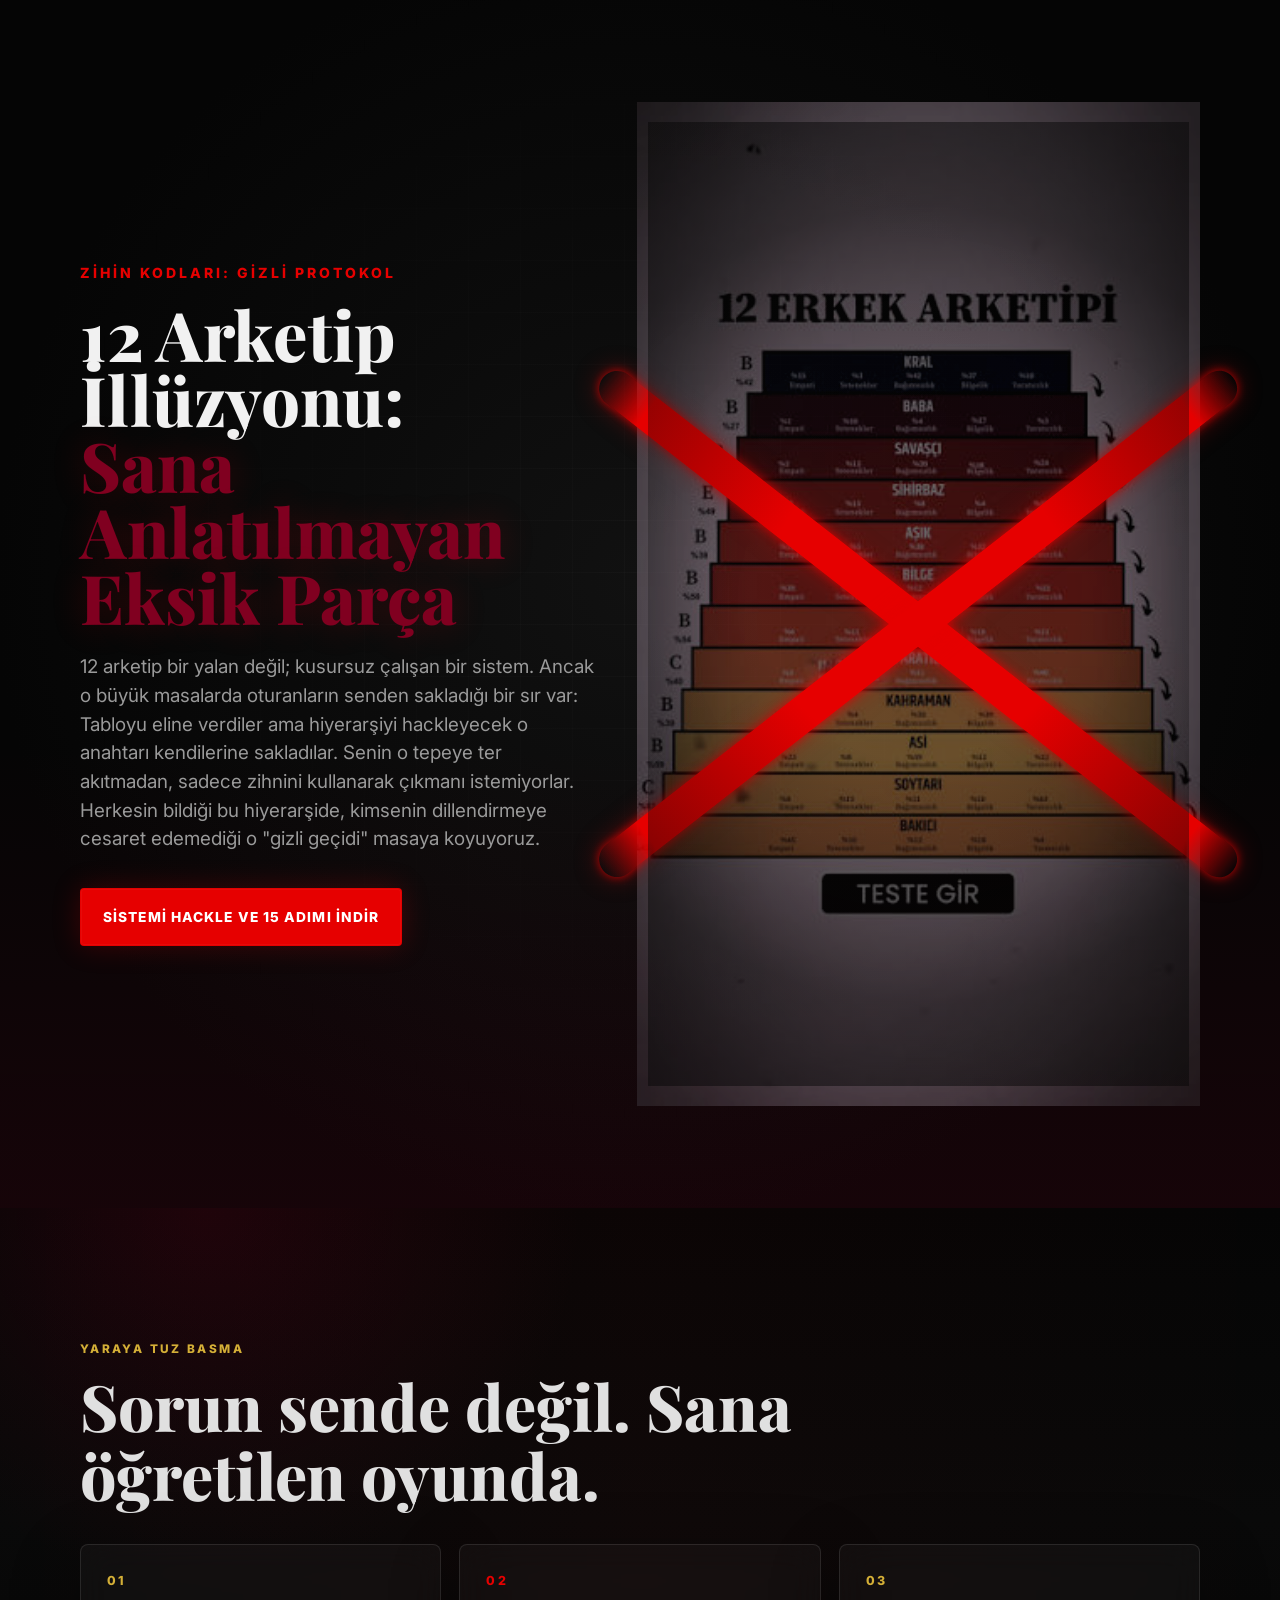
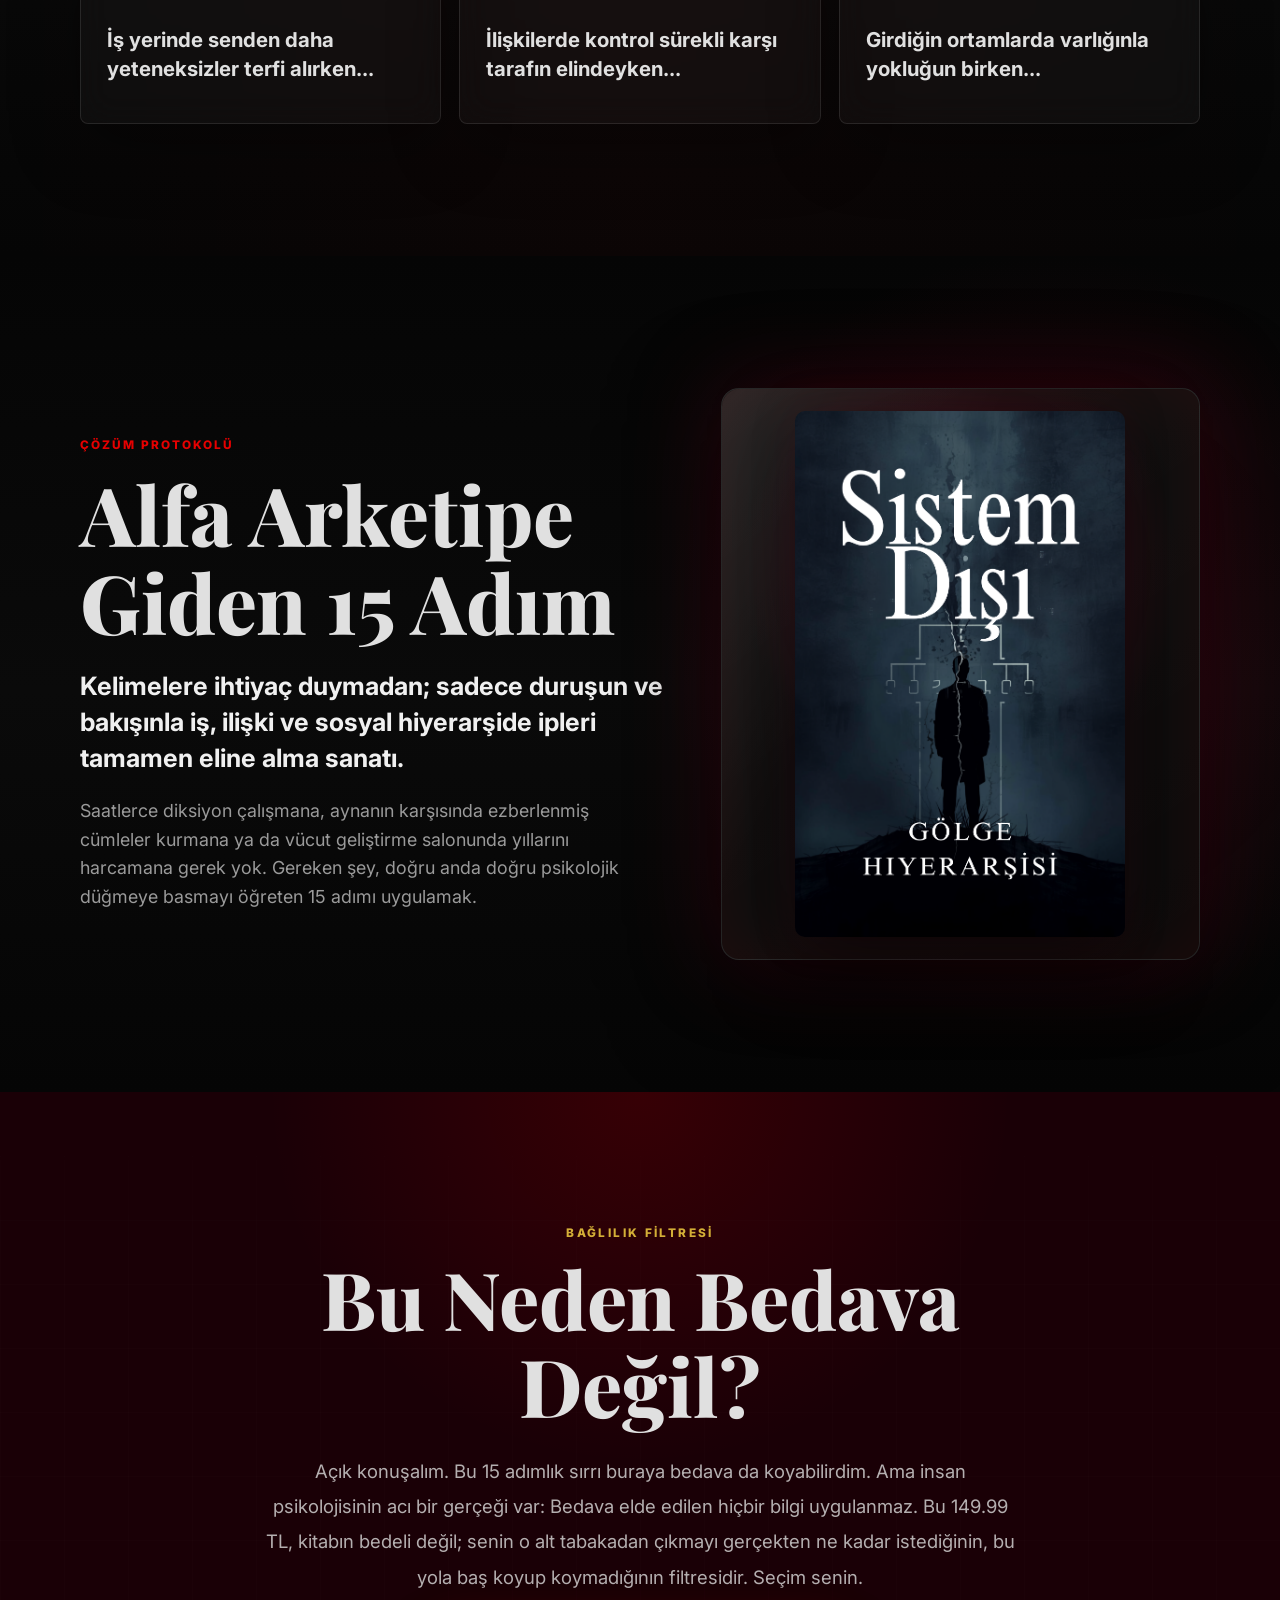
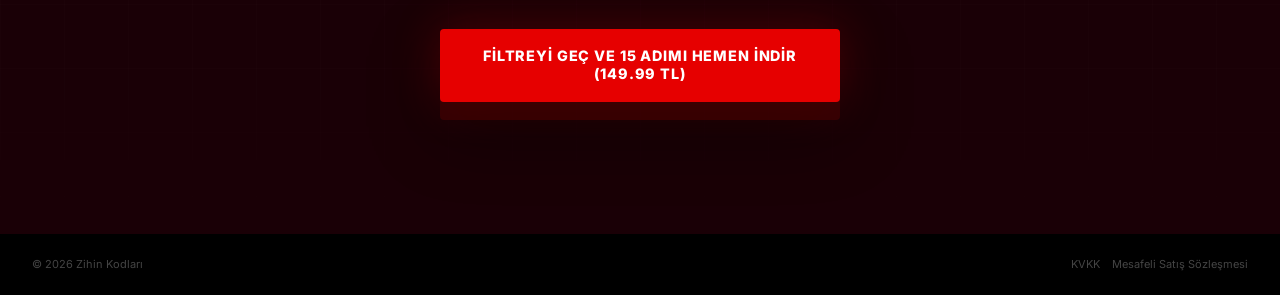
<file: index.html>
<!DOCTYPE html>
<html lang="tr">
<head>
  <meta charset="UTF-8">
  <meta name="viewport" content="width=device-width, initial-scale=1.0">
  <meta name="description" content="Zihin Kodları dijital e-kitap satış hunisi.">
  <title>Zihin Kodları | Dijital E-Kitap</title>
  <link rel="preconnect" href="https://fonts.googleapis.com">
  <link rel="preconnect" href="https://fonts.gstatic.com" crossorigin>
  <link href="https://fonts.googleapis.com/css2?family=Inter:wght@400;500;600;700;800&family=Playfair+Display:wght@600;700;800&display=swap" rel="stylesheet">
  <link rel="stylesheet" href="style.css">
</head>
<body>
  <main id="site-main">
    <section class="hero" aria-labelledby="hero-title">
      <div class="container hero-layout">
        <div class="hero-content">
          <p class="hero-kicker">ZİHİN KODLARI: GİZLİ PROTOKOL</p>
          <h1 id="hero-title">
            <span>12 Arketip İllüzyonu:</span>
            <span>Sana Anlatılmayan Eksik Parça</span>
          </h1>
          <p class="hero-copy">12 arketip bir yalan değil; kusursuz çalışan bir sistem. Ancak o büyük masalarda oturanların senden sakladığı bir sır var: Tabloyu eline verdiler ama hiyerarşiyi hackleyecek o anahtarı kendilerine sakladılar. Senin o tepeye ter akıtmadan, sadece zihnini kullanarak çıkmanı istemiyorlar. Herkesin bildiği bu hiyerarşide, kimsenin dillendirmeye cesaret edemediği o "gizli geçidi" masaya koyuyoruz.</p>
          <a class="hero-cta" href="#odeme">SİSTEMİ HACKLE VE 15 ADIMI İNDİR</a>
        </div>

        <div class="hero-visual" aria-hidden="true">
          <img class="hero-triangle-image" src="arketip.jpg" alt="">
          <span class="neon-cross neon-cross-one"></span>
          <span class="neon-cross neon-cross-two"></span>
        </div>
      </div>
    </section>

    <section class="agitation" aria-labelledby="agitation-title">
      <div class="container">
        <div class="agitation-heading">
          <p class="section-kicker">Yaraya Tuz Basma</p>
          <h2 id="agitation-title">Sorun sende değil. Sana öğretilen oyunda.</h2>
        </div>

        <div class="agitation-grid">
          <article class="agitation-card">
            <span class="card-number">01</span>
            <p>İş yerinde senden daha yeteneksizler terfi alırken...</p>
          </article>
          <article class="agitation-card">
            <span class="card-number">02</span>
            <p>İlişkilerde kontrol sürekli karşı tarafın elindeyken...</p>
          </article>
          <article class="agitation-card">
            <span class="card-number">03</span>
            <p>Girdiğin ortamlarda varlığınla yokluğun birken...</p>
          </article>
        </div>
      </div>
    </section>

    <section class="solution" aria-labelledby="solution-title">
      <div class="container solution-layout">
        <div class="solution-content">
          <p class="solution-kicker">ÇÖZÜM PROTOKOLÜ</p>
          <h2 id="solution-title">Alfa Arketipe Giden 15 Adım</h2>
          <p class="solution-promise">Kelimelere ihtiyaç duymadan; sadece duruşun ve bakışınla iş, ilişki ve sosyal hiyerarşide ipleri tamamen eline alma sanatı.</p>
          <p class="solution-copy">Saatlerce diksiyon çalışmana, aynanın karşısında ezberlenmiş cümleler kurmana ya da vücut geliştirme salonunda yıllarını harcamana gerek yok. Gereken şey, doğru anda doğru psikolojik düğmeye basmayı öğreten 15 adımı uygulamak.</p>
        </div>

        <div class="book-mockup-container">
          <img src="kitap-kapagi.png" alt="Sistem Dışı Gölge Hiyerarşisi kitap kapağı" class="book-cover">
        </div>
      </div>
    </section>

    <section class="commitment" id="odeme" aria-labelledby="commitment-title">
      <div class="container commitment-inner">
        <p class="section-kicker">Bağlılık Filtresi</p>
        <h2 id="commitment-title">Bu Neden Bedava Değil?</h2>
        <p>Açık konuşalım. Bu 15 adımlık sırrı buraya bedava da koyabilirdim. Ama insan psikolojisinin acı bir gerçeği var: Bedava elde edilen hiçbir bilgi uygulanmaz. Bu 149.99 TL, kitabın bedeli değil; senin o alt tabakadan çıkmayı gerçekten ne kadar istediğinin, bu yola baş koyup koymadığının filtresidir. Seçim senin.</p>
        <a class="checkout-cta" href="https://www.shopier.com/zihinnkodlari/48454386" target="_blank" rel="noopener noreferrer">FİLTREYİ GEÇ VE 15 ADIMI HEMEN İNDİR (149.99 TL)</a>
      </div>
    </section>
  </main>

  <footer class="site-footer">
    <p>© 2026 Zihin Kodları</p>
    <div class="footer-links" aria-label="Yasal bağlantılar">
      <a href="#kvkk">KVKK</a>
      <a href="#mesafeli-satis">Mesafeli Satış Sözleşmesi</a>
    </div>
  </footer>
</body>
</html>
</file>
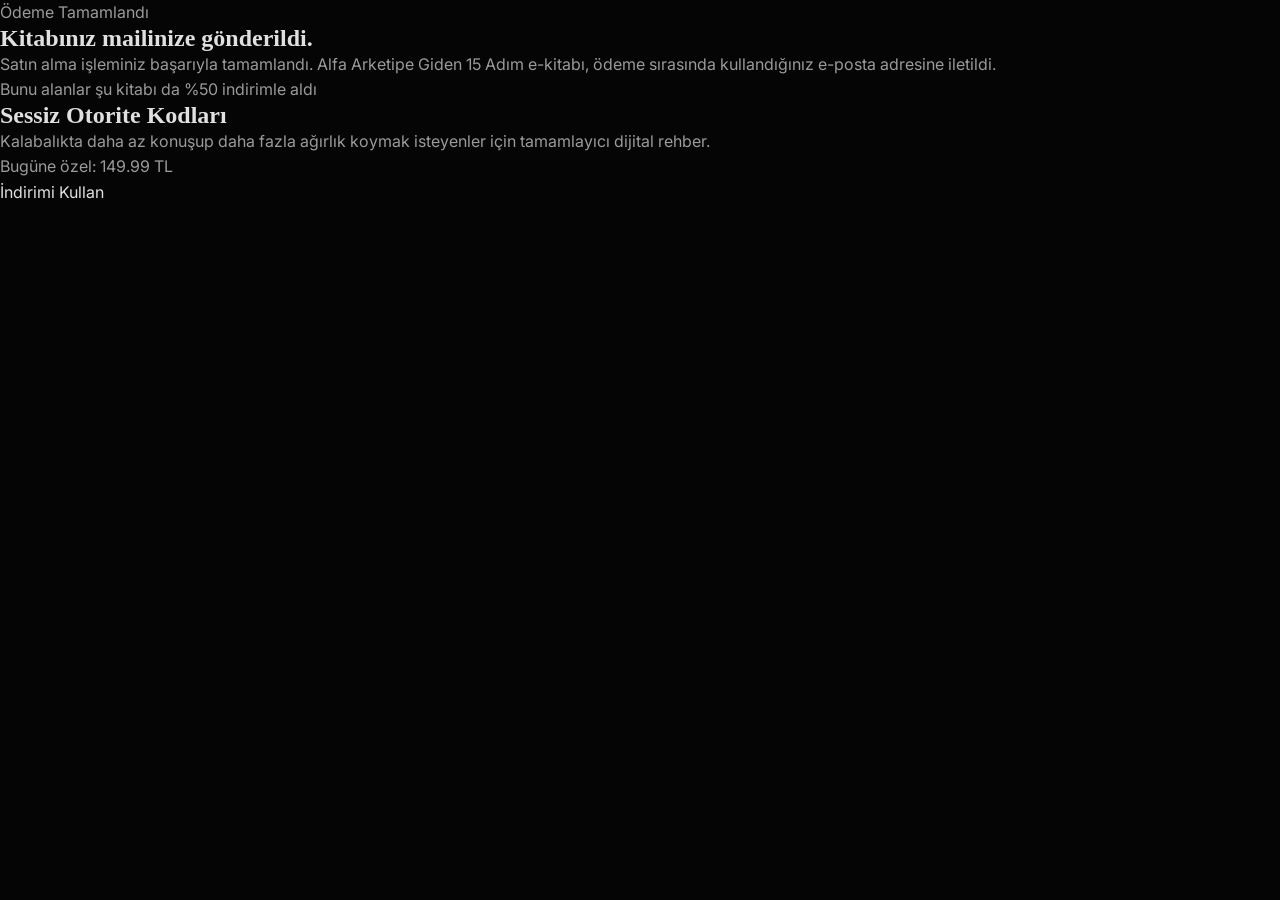
<file: tesekkurler.html>
<!DOCTYPE html>
<html lang="tr">
<head>
  <meta charset="UTF-8">
  <meta name="viewport" content="width=device-width, initial-scale=1.0">
  <meta name="description" content="Zihin Kodları ödeme sonrası teşekkür sayfası.">
  <title>Teşekkürler | Zihin Kodları</title>
  <link rel="preconnect" href="https://fonts.googleapis.com">
  <link rel="preconnect" href="https://fonts.gstatic.com" crossorigin>
  <link href="https://fonts.googleapis.com/css2?family=Inter:wght@400;500;600;700;800&display=swap" rel="stylesheet">
  <link rel="stylesheet" href="style.css">
</head>
<body class="thank-you-page">
  <main class="thank-you-main">
    <section class="section-inner thank-you-panel" aria-labelledby="thanks-title">
      <p class="eyebrow">Ödeme Tamamlandı</p>
      <h1 id="thanks-title">Kitabınız mailinize gönderildi.</h1>
      <p>Satın alma işleminiz başarıyla tamamlandı. Alfa Arketipe Giden 15 Adım e-kitabı, ödeme sırasında kullandığınız e-posta adresine iletildi.</p>
    </section>

    <section class="section-inner upsell" aria-labelledby="upsell-title">
      <div>
        <p class="upsell-label">Bunu alanlar şu kitabı da %50 indirimle aldı</p>
        <h2 id="upsell-title">Sessiz Otorite Kodları</h2>
        <p>Kalabalıkta daha az konuşup daha fazla ağırlık koymak isteyenler için tamamlayıcı dijital rehber.</p>
        <p class="upsell-price">Bugüne özel: 149.99 TL</p>
      </div>
      <a class="button checkout-button" href="https://www.shopier.com/zihinnkodlari/48454386" target="_blank" rel="noopener noreferrer">İndirimi Kullan</a>
    </section>
  </main>
</body>
</html>
</file>
<file: style.css>
:root {
  --color-bg: #050505;
  --color-surface: #111111;
  --color-burgundy: #800020;
  --color-red: #e60000;
  --color-text: #e0e0e0;
  --color-muted: #9a9a9a;
  --color-line: rgba(224, 224, 224, 0.12);
  --color-line-strong: rgba(230, 0, 0, 0.35);

  --font-heading: "Playfair Display", Georgia, serif;
  --font-body: "Inter", Arial, sans-serif;

  --container-width: 1120px;
  --container-padding: 20px;
  --section-padding: clamp(72px, 12vw, 132px);

  --radius-sm: 4px;
  --radius-md: 8px;
  --shadow-deep: 0 28px 90px rgba(0, 0, 0, 0.52);
}

*,
*::before,
*::after {
  box-sizing: border-box;
}

html {
  min-height: 100%;
  scroll-behavior: smooth;
  text-size-adjust: 100%;
  -webkit-text-size-adjust: 100%;
}

body {
  min-height: 100%;
  margin: 0;
  background: var(--color-bg);
  color: var(--color-text);
  font-family: var(--font-body);
  font-size: 16px;
  line-height: 1.6;
  text-rendering: optimizeLegibility;
  -webkit-font-smoothing: antialiased;
  -moz-osx-font-smoothing: grayscale;
}

body::selection {
  background: var(--color-burgundy);
  color: var(--color-text);
}

img,
picture,
svg,
video,
canvas {
  display: block;
  max-width: 100%;
}

button,
input,
textarea,
select {
  font: inherit;
}

button {
  cursor: pointer;
}

a {
  color: inherit;
  text-decoration: none;
}

p,
h1,
h2,
h3,
h4,
h5,
h6 {
  margin: 0;
  overflow-wrap: anywhere;
}

h1,
h2,
h3,
h4,
h5,
h6 {
  font-family: var(--font-heading);
  font-weight: 800;
  line-height: 1.08;
  letter-spacing: 0;
}

p {
  color: var(--color-muted);
}

ul,
ol {
  margin: 0;
  padding: 0;
  list-style: none;
}

#site-main {
  min-height: 100svh;
}

.hero {
  position: relative;
  display: grid;
  align-items: center;
  min-height: 100svh;
  overflow: hidden;
  padding-block: clamp(56px, 8vw, 104px);
  background:
    radial-gradient(circle at 50% 48%, var(--color-surface) 0%, #0b0b0b 34%, var(--color-bg) 72%),
    var(--color-bg);
  isolation: isolate;
}

.hero::before {
  content: "";
  position: absolute;
  inset: 0;
  z-index: -2;
  background:
    linear-gradient(rgba(224, 224, 224, 0.025) 1px, transparent 1px),
    linear-gradient(90deg, rgba(224, 224, 224, 0.025) 1px, transparent 1px);
  background-size: 52px 52px;
  mask-image: radial-gradient(circle at 50% 45%, black, transparent 68%);
}

.hero::after {
  content: "";
  position: absolute;
  inset: auto 0 0;
  height: 38%;
  z-index: -1;
  background: linear-gradient(180deg, transparent, rgba(128, 0, 32, 0.14));
  pointer-events: none;
}

.hero-layout {
  position: relative;
  z-index: 2;
  display: grid;
  grid-template-columns: minmax(0, 1fr);
  gap: clamp(3rem, 8vw, 7rem);
  width: min(100% - calc(var(--container-padding) * 2), 1440px);
  min-height: calc(100svh - clamp(112px, 16vw, 208px));
  align-items: center;
  justify-items: start;
}

.hero-content {
  display: flex;
  width: 100%;
  max-width: 680px;
  flex-direction: column;
  align-items: flex-start;
}

.hero-kicker {
  margin-bottom: 16px;
  color: var(--color-red);
  font-size: 14px;
  font-weight: 800;
  letter-spacing: 3px;
  text-transform: uppercase;
}

.hero h1 {
  max-width: 680px;
  color: var(--color-text);
  font-size: clamp(2.55rem, 5.35vw, 5rem);
  line-height: 0.96;
}

.hero h1 span {
  display: block;
  overflow-wrap: normal;
  word-break: keep-all;
}

.hero h1 span:first-child {
  color: #f1f1f1;
}

.hero h1 span:last-child {
  color: var(--color-burgundy);
  text-shadow: 0 0 34px rgba(230, 0, 0, 0.22);
}

.hero-copy {
  max-width: 610px;
  margin-top: 24px;
  color: var(--color-muted);
  font-size: clamp(1rem, 3.6vw, 1.18rem);
  line-height: 1.52;
}

.hero-cta {
  display: inline-flex;
  align-items: center;
  justify-content: center;
  width: 100%;
  min-height: 58px;
  margin-top: 34px;
  padding: 16px 22px;
  border: 1px solid rgba(230, 0, 0, 0.72);
  border-radius: var(--radius-sm);
  background: var(--color-red);
  color: #ffffff;
  box-shadow:
    0 0 0 1px rgba(255, 255, 255, 0.04) inset,
    0 0 28px rgba(230, 0, 0, 0.22);
  font-size: 0.86rem;
  font-weight: 800;
  letter-spacing: 0.08em;
  text-align: center;
  text-transform: uppercase;
  transition: box-shadow 180ms ease, transform 180ms ease, background-color 180ms ease;
}

.hero-cta:hover,
.hero-cta:focus-visible {
  animation: pulse 900ms ease-in-out infinite;
  background: #ff1010;
  box-shadow:
    0 0 0 1px rgba(255, 255, 255, 0.08) inset,
    0 0 22px rgba(230, 0, 0, 0.62),
    0 0 68px rgba(230, 0, 0, 0.32);
  outline: none;
  transform: translateY(-2px);
}

.hero-visual {
  position: relative;
  display: grid;
  place-items: center;
  width: min(100%, 600px);
  aspect-ratio: 1 / 1;
  justify-self: center;
  overflow: visible;
}

.hero-triangle-image {
  width: 100%;
  height: 100%;
  object-fit: contain;
  opacity: 0.58;
  filter: brightness(0.7) contrast(1.14) saturate(0.78);
  mix-blend-mode: screen;
}

.hero-visual::after {
  content: "";
  position: absolute;
  inset: 2%;
  background: radial-gradient(circle at 50% 50%, transparent 28%, rgba(5, 5, 5, 0.48) 72%);
  pointer-events: none;
}

.neon-cross {
  position: absolute;
  left: 50%;
  top: 52%;
  width: 142%;
  height: clamp(22px, 4vw, 36px);
  border-radius: 999px;
  background: linear-gradient(90deg, transparent, var(--color-red) 7% 93%, transparent);
  box-shadow:
    0 0 10px rgba(230, 0, 0, 0.78),
    0 0 26px rgba(230, 0, 0, 0.34);
  transform-origin: center;
}

.neon-cross-one {
  transform: translate(-50%, -50%) rotate(38deg);
}

.neon-cross-two {
  transform: translate(-50%, -50%) rotate(-38deg);
}

.agitation {
  position: relative;
  overflow: hidden;
  padding-block: var(--section-padding);
  background:
    radial-gradient(circle at 16% 0%, rgba(128, 0, 32, 0.2), transparent 30%),
    linear-gradient(180deg, var(--color-bg), #090909 48%, var(--color-bg));
}

.agitation::before {
  content: "";
  position: absolute;
  inset: 0;
  background: linear-gradient(90deg, transparent, rgba(230, 0, 0, 0.05), transparent);
  opacity: 0.58;
  pointer-events: none;
}

.agitation-heading {
  position: relative;
  z-index: 1;
  max-width: 720px;
  margin-bottom: 34px;
}

.section-kicker {
  margin-bottom: 12px;
  color: #d4af37;
  font-size: 0.74rem;
  font-weight: 800;
  letter-spacing: 0.2em;
  text-transform: uppercase;
}

.agitation h2 {
  color: var(--color-text);
  font-size: clamp(2rem, 8vw, 4rem);
}

.agitation-grid {
  position: relative;
  z-index: 1;
  display: grid;
  gap: 18px;
}

.agitation-card {
  min-height: 180px;
  padding: 26px;
  border: 1px solid rgba(255, 255, 255, 0.1);
  border-radius: var(--radius-md);
  background: rgba(255, 255, 255, 0.03);
  box-shadow: 0 22px 70px rgba(0, 0, 0, 0.32);
  backdrop-filter: blur(16px);
  -webkit-backdrop-filter: blur(16px);
  transition: transform 180ms ease, border-color 180ms ease, box-shadow 180ms ease, background-color 180ms ease;
}

.agitation-card:hover,
.agitation-card:focus-within {
  border-color: rgba(128, 0, 32, 0.72);
  background: rgba(255, 255, 255, 0.045);
  box-shadow:
    0 24px 80px rgba(0, 0, 0, 0.38),
    0 0 34px rgba(128, 0, 32, 0.16);
  transform: translateY(-5px);
}

.card-number {
  display: block;
  margin-bottom: 34px;
  color: #d4af37;
  font-size: 0.78rem;
  font-weight: 800;
  letter-spacing: 0.18em;
}

.agitation-card:nth-child(even) .card-number {
  color: var(--color-red);
}

.agitation-card p {
  color: var(--color-text);
  font-size: clamp(1.06rem, 4vw, 1.28rem);
  font-weight: 700;
  line-height: 1.42;
}

.solution {
  position: relative;
  overflow: hidden;
  padding-block: var(--section-padding);
  background:
    radial-gradient(circle at 82% 46%, rgba(128, 0, 32, 0.22), transparent 34%),
    linear-gradient(180deg, #050505 0%, #0a0a0a 52%, #050505 100%);
}

.solution-layout {
  display: grid;
  gap: 42px;
  align-items: center;
}

.solution-content {
  max-width: 680px;
}

.solution-kicker {
  margin-bottom: 14px;
  color: var(--color-red);
  font-size: 0.74rem;
  font-weight: 800;
  letter-spacing: 2px;
  text-transform: uppercase;
}

.solution h2 {
  color: var(--color-text);
  font-size: clamp(2.35rem, 10vw, 5.1rem);
}

.solution-promise {
  margin-top: 24px;
  color: #f0f0f0;
  font-size: clamp(1.16rem, 4.8vw, 1.58rem);
  font-weight: 700;
  line-height: 1.42;
}

.solution-copy {
  max-width: 620px;
  margin-top: 20px;
  color: var(--color-muted);
  font-size: clamp(1rem, 3.6vw, 1.12rem);
}

.book-mockup-container {
  position: relative;
  display: grid;
  place-items: center;
  min-height: 420px;
  padding: 22px;
  border: 1px solid rgba(255, 255, 255, 0.1);
  border-radius: 18px;
  background:
    linear-gradient(145deg, rgba(255, 255, 255, 0.045), rgba(255, 255, 255, 0.01)),
    radial-gradient(circle at 50% 32%, rgba(128, 0, 32, 0.44), transparent 48%),
    #090909;
  box-shadow:
    0 32px 110px rgba(0, 0, 0, 0.52),
    0 0 90px rgba(128, 0, 32, 0.34),
    inset 0 0 70px rgba(230, 0, 0, 0.08);
  isolation: isolate;
}

.book-mockup-container::before {
  content: "";
  position: absolute;
  inset: 18%;
  border: 1px solid rgba(212, 175, 55, 0.16);
  border-radius: 14px;
  background: linear-gradient(135deg, rgba(128, 0, 32, 0.2), rgba(5, 5, 5, 0.38));
  box-shadow: inset 0 0 48px rgba(0, 0, 0, 0.48);
}

.book-mockup-container::after {
  content: "";
  position: absolute;
  inset: 0;
  border-radius: inherit;
  background: linear-gradient(120deg, rgba(255, 255, 255, 0.09), transparent 36%);
  pointer-events: none;
}

.book-cover {
  position: relative;
  z-index: 1;
  width: min(100%, 330px);
  max-height: 560px;
  object-fit: contain;
  border-radius: 10px;
  box-shadow:
    0 28px 80px rgba(0, 0, 0, 0.52),
    0 0 46px rgba(128, 0, 32, 0.18);
}

.commitment {
  position: relative;
  overflow: hidden;
  padding-block: var(--section-padding);
  background:
    radial-gradient(circle at 50% 0%, rgba(230, 0, 0, 0.14), transparent 38%),
    #1a0006;
}

.commitment::before {
  content: "";
  position: absolute;
  inset: 0;
  background:
    linear-gradient(rgba(255, 255, 255, 0.025) 1px, transparent 1px),
    linear-gradient(90deg, rgba(255, 255, 255, 0.025) 1px, transparent 1px);
  background-size: 64px 64px;
  opacity: 0.42;
  mask-image: linear-gradient(180deg, transparent, black 22%, black 76%, transparent);
  pointer-events: none;
}

.commitment-inner {
  position: relative;
  z-index: 1;
  max-width: 820px;
  text-align: center;
}

.commitment .section-kicker {
  color: #d4af37;
}

.commitment h2 {
  color: var(--color-text);
  font-size: clamp(2.4rem, 10vw, 5rem);
}

.commitment p:not(.section-kicker) {
  max-width: 760px;
  margin: 26px auto 0;
  color: rgba(224, 224, 224, 0.78);
  font-size: clamp(1rem, 3.8vw, 1.16rem);
  line-height: 1.9;
}

.checkout-cta {
  display: inline-flex;
  align-items: center;
  justify-content: center;
  width: min(100%, 400px);
  min-height: 64px;
  margin-top: 34px;
  padding: 17px 24px;
  border: 1px solid rgba(230, 0, 0, 0.76);
  border-radius: var(--radius-sm);
  background: var(--color-red);
  color: #ffffff;
  box-shadow:
    0 18px 0 rgba(77, 0, 0, 0.55),
    0 26px 70px rgba(0, 0, 0, 0.46),
    0 0 46px rgba(230, 0, 0, 0.28);
  font-size: 0.9rem;
  font-weight: 800;
  letter-spacing: 0.06em;
  line-height: 1.28;
  text-align: center;
  text-transform: uppercase;
  transition: border-color 180ms ease, box-shadow 180ms ease, transform 180ms ease, background-color 180ms ease;
}

.checkout-cta:hover,
.checkout-cta:focus-visible {
  border-color: #d4af37;
  background: #ff1111;
  box-shadow:
    0 14px 0 rgba(77, 0, 0, 0.66),
    0 24px 86px rgba(0, 0, 0, 0.52),
    0 0 62px rgba(212, 175, 55, 0.22),
    0 0 46px rgba(230, 0, 0, 0.32);
  outline: none;
  transform: translateY(4px);
}

.site-footer {
  display: flex;
  flex-direction: column;
  gap: 10px;
  align-items: flex-start;
  justify-content: space-between;
  padding: 22px var(--container-padding);
  background: #000000;
  color: #444444;
  font-size: 11px;
  text-align: left;
}

.site-footer p {
  color: inherit;
}

.footer-links {
  display: flex;
  flex-wrap: wrap;
  justify-content: flex-start;
  gap: 12px;
}

.footer-links a {
  color: #444444;
  transition: color 160ms ease;
}

.footer-links a:hover,
.footer-links a:focus-visible {
  color: rgba(224, 224, 224, 0.58);
  outline: none;
}

.container {
  width: min(100% - calc(var(--container-padding) * 2), var(--container-width));
  margin-inline: auto;
}

.surface {
  background: var(--color-surface);
  border: 1px solid var(--color-line);
}

.visually-hidden {
  position: absolute;
  width: 1px;
  height: 1px;
  padding: 0;
  overflow: hidden;
  clip: rect(0, 0, 0, 0);
  white-space: nowrap;
  border: 0;
}

@media (min-width: 768px) {
  :root {
    --container-padding: 32px;
  }

  .site-footer {
    flex-direction: row;
    align-items: center;
  }

  .hero-cta {
    width: auto;
  }

  .agitation-grid {
    grid-template-columns: repeat(3, minmax(0, 1fr));
  }

  .solution-layout {
    grid-template-columns: minmax(0, 1fr) minmax(300px, 0.82fr);
    gap: 56px;
  }
}

@media (min-width: 980px) {
  .hero-content {
    max-width: 680px;
  }

  .hero-visual {
    width: min(44vw, 620px);
  }
}

@media (min-width: 1040px) {
  .hero-layout {
    grid-template-columns: minmax(0, 1.02fr) minmax(380px, 0.98fr);
  }

  .hero-content {
    justify-self: start;
  }

  .hero-visual {
    justify-self: end;
  }
}

@keyframes pulse {
  0%,
  100% {
    transform: translateY(-2px) scale(1);
  }

  50% {
    transform: translateY(-2px) scale(1.035);
  }
}

@media (prefers-reduced-motion: reduce) {
  html {
    scroll-behavior: auto;
  }

  *,
  *::before,
  *::after {
    scroll-behavior: auto !important;
    transition-duration: 0.01ms !important;
    animation-duration: 0.01ms !important;
    animation-iteration-count: 1 !important;
  }
}
</file>
